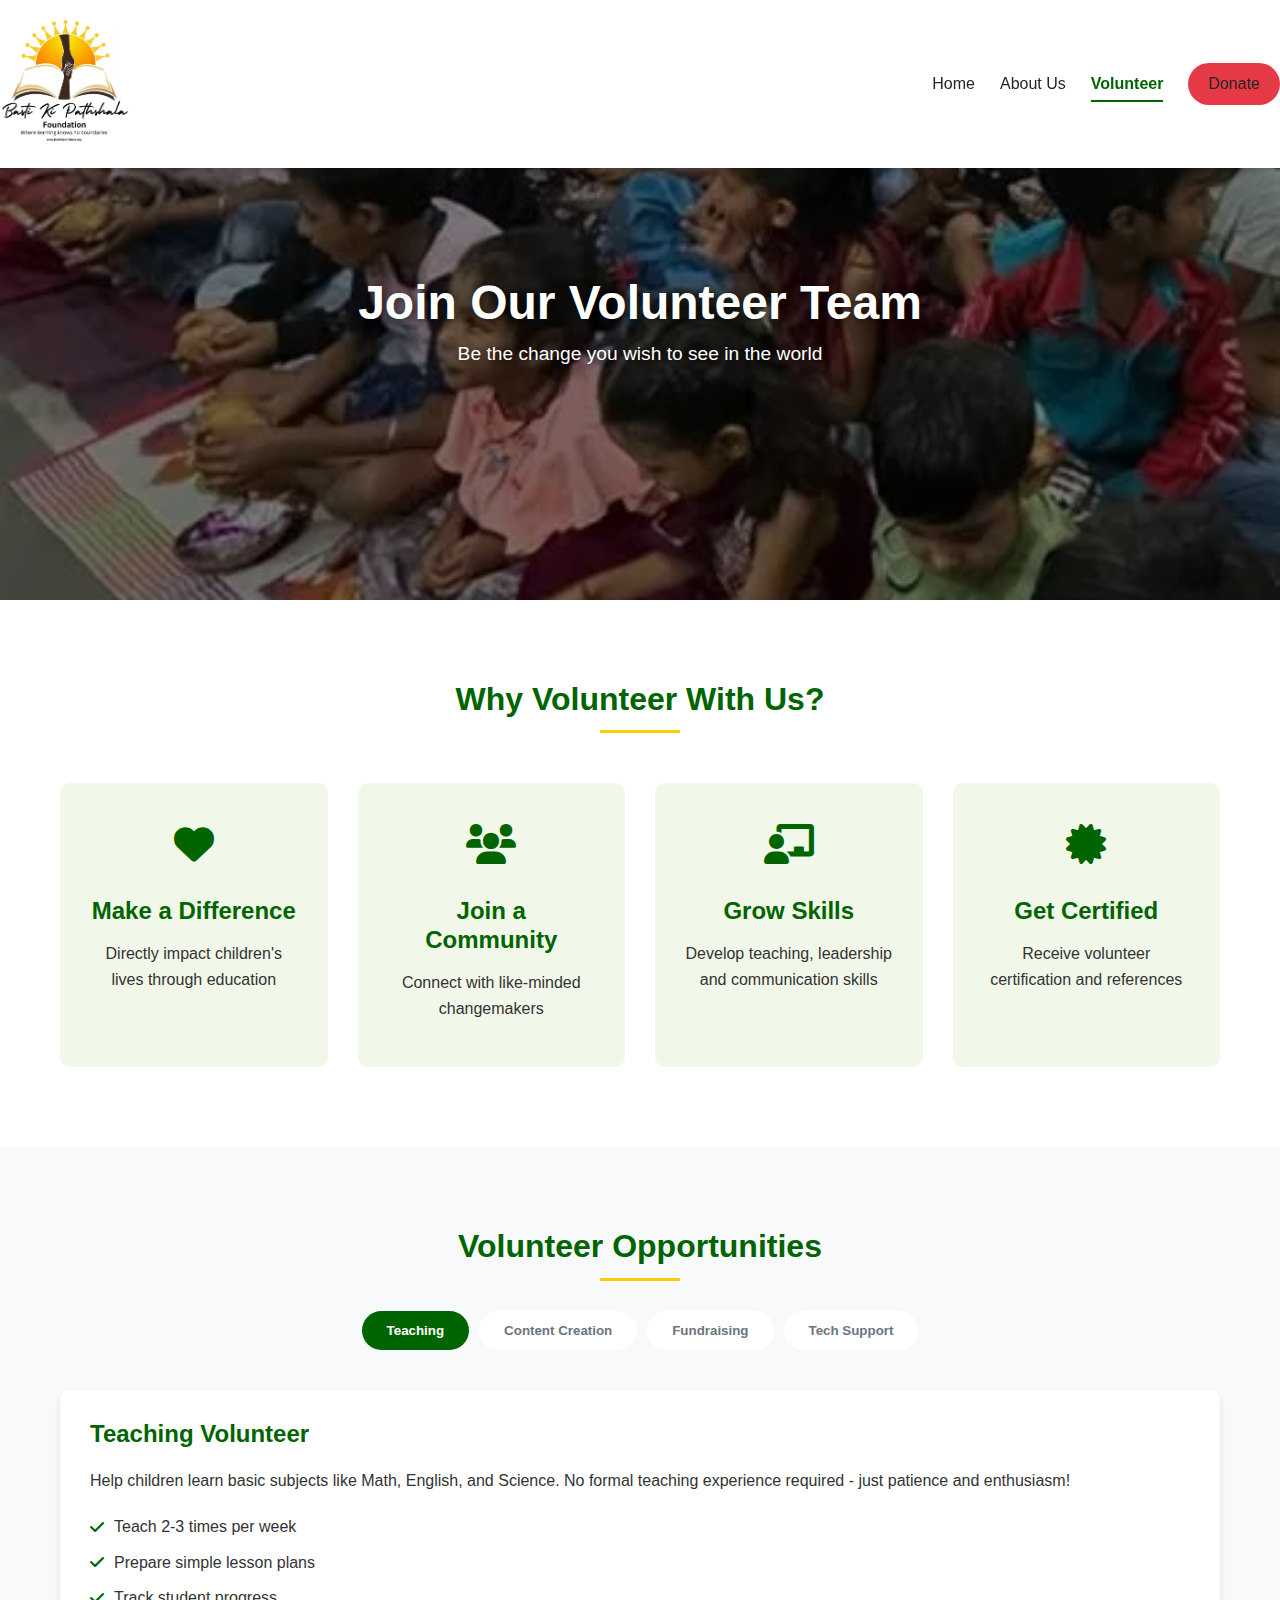
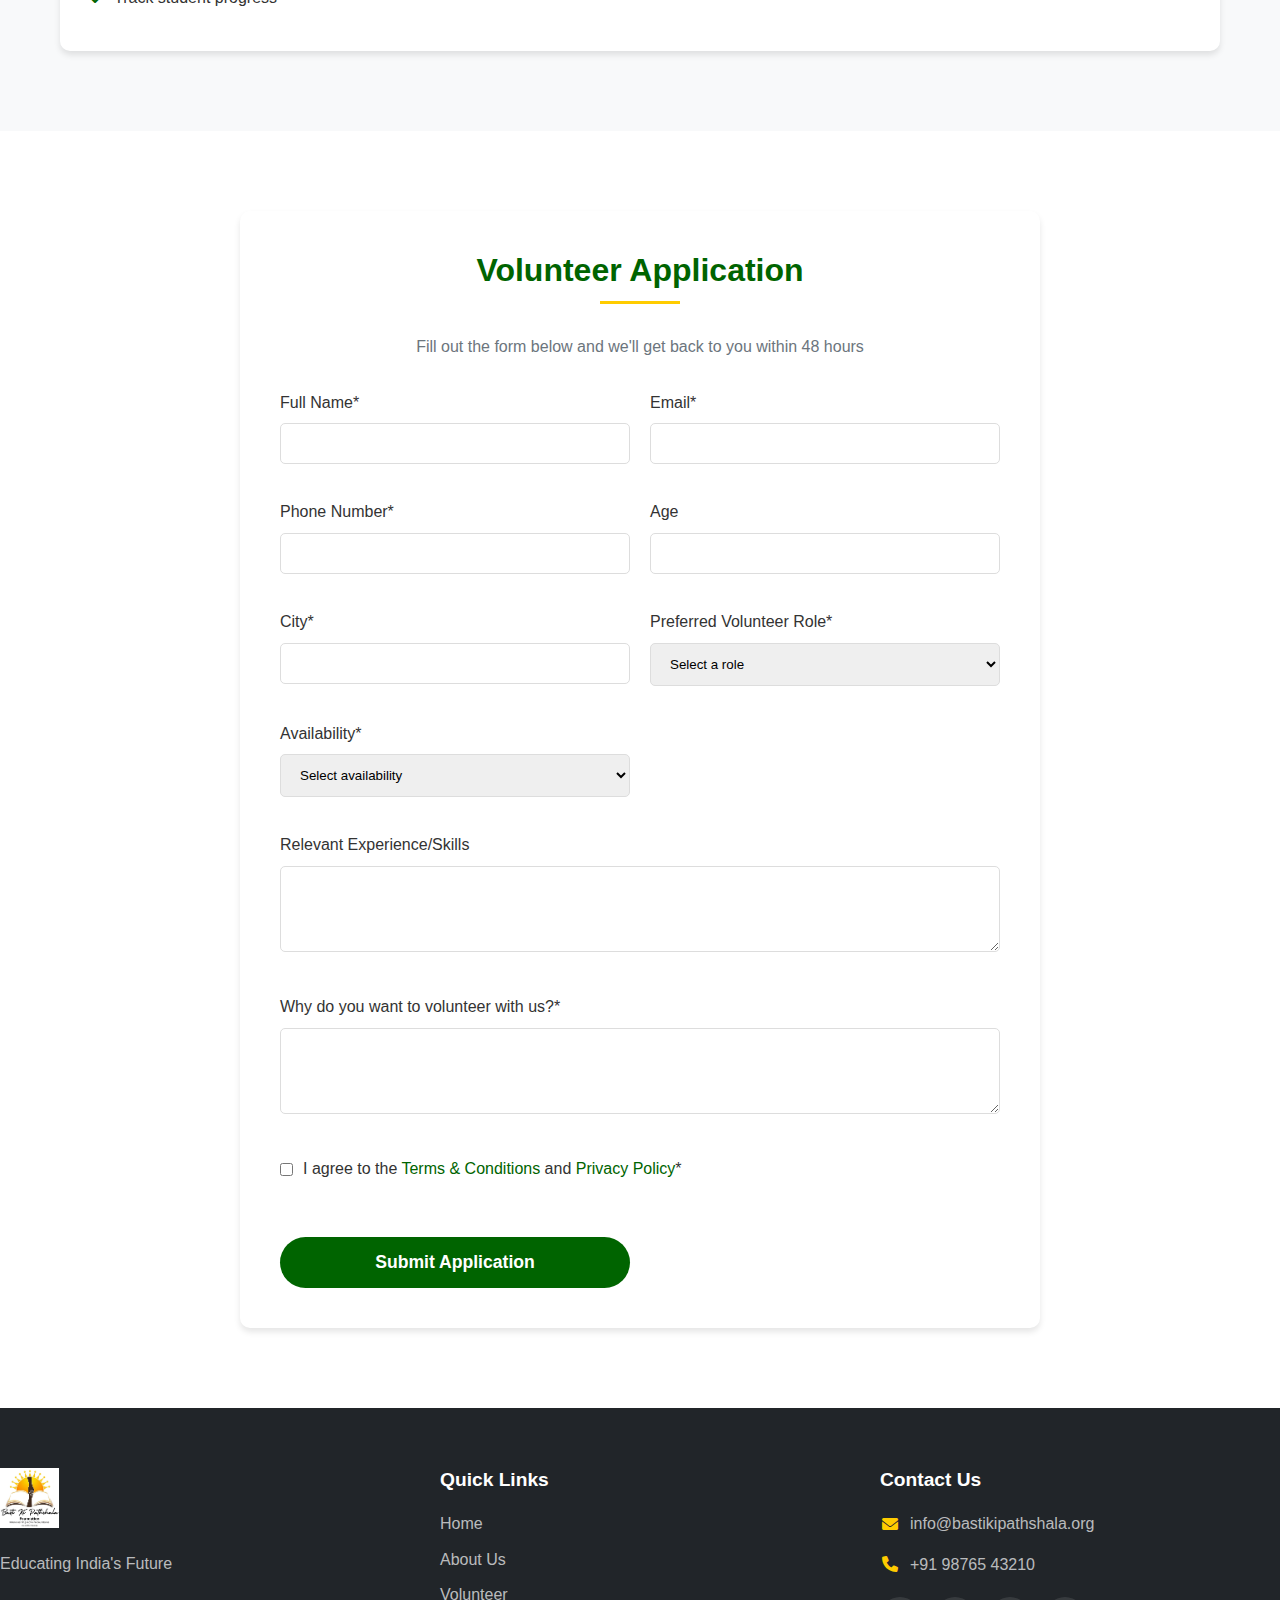
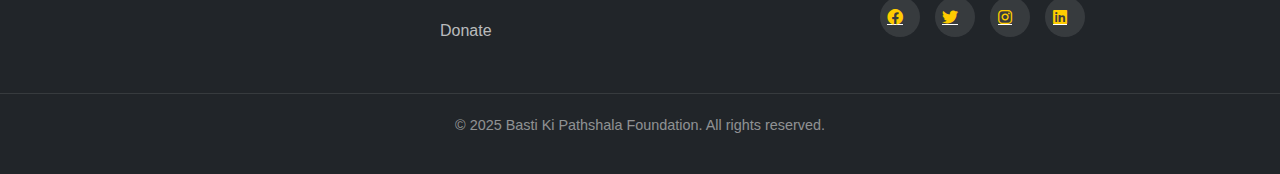
<file: volunteer.html>
<!DOCTYPE html>
<html lang="en">
<head>
  <meta charset="UTF-8">
  <meta name="viewport" content="width=device-width, initial-scale=1.0">
  <title>Volunteer – Basti Ki Pathshala</title>
  <link rel="stylesheet" href="css/style.css">
  <link rel="stylesheet" href="https://cdnjs.cloudflare.com/ajax/libs/font-awesome/6.0.0/css/all.min.css">
</head>
<body class="volunteer">
  <!-- HEADER -->
  <header class="main-header">
    <div class="header-container">
      <div class="logo">
        <img src="assets/Basti-Ki-Pathshala-Official-Logo.jpg" alt="Basti Ki Pathshala Logo" class="logo-img">
      </div>
      <button class="mobile-menu-toggle" aria-label="Toggle menu">
        <i class="fas fa-bars"></i>
      </button>
      <nav class="main-nav">
        <a href="index.html">Home</a>
        <a href="about.html">About Us</a>
        <a href="volunteer.html" class="active">Volunteer</a>
        <a href="#" class="donate-btn">Donate</a>
      </nav>
    </div>
  </header>

  <!-- VOLUNTEER HERO -->
  <section class="page-hero">
    <div class="hero-overlay"></div>
    <div class="container">
      <h1>Join Our Volunteer Team</h1>
      <p>Be the change you wish to see in the world</p>
    </div>
  </section>

  <!-- VOLUNTEER INFO -->
  <section class="volunteer-info">
    <div class="container">
      <h2 class="section-title">Why Volunteer With Us?</h2>
      <div class="benefits-grid">
        <div class="benefit-card">
          <div class="benefit-icon">
            <i class="fas fa-heart"></i>
          </div>
          <h3>Make a Difference</h3>
          <p>Directly impact children's lives through education</p>
        </div>
        <div class="benefit-card">
          <div class="benefit-icon">
            <i class="fas fa-users"></i>
          </div>
          <h3>Join a Community</h3>
          <p>Connect with like-minded changemakers</p>
        </div>
        <div class="benefit-card">
          <div class="benefit-icon">
            <i class="fas fa-chalkboard-teacher"></i>
          </div>
          <h3>Grow Skills</h3>
          <p>Develop teaching, leadership and communication skills</p>
        </div>
        <div class="benefit-card">
          <div class="benefit-icon">
            <i class="fas fa-certificate"></i>
          </div>
          <h3>Get Certified</h3>
          <p>Receive volunteer certification and references</p>
        </div>
      </div>
    </div>
  </section>

  <!-- VOLUNTEER ROLES -->
  <section class="volunteer-roles">
    <div class="container">
      <h2 class="section-title">Volunteer Opportunities</h2>
      <div class="roles-tabs">
        <button class="tab-btn active" data-tab="teaching">Teaching</button>
        <button class="tab-btn" data-tab="content">Content Creation</button>
        <button class="tab-btn" data-tab="fundraising">Fundraising</button>
        <button class="tab-btn" data-tab="tech">Tech Support</button>
      </div>
      
      <div class="tab-content active" id="teaching">
        <div class="role-details">
          <h3>Teaching Volunteer</h3>
          <p>Help children learn basic subjects like Math, English, and Science. No formal teaching experience required - just patience and enthusiasm!</p>
          <ul class="role-responsibilities">
            <li><i class="fas fa-check"></i> Teach 2-3 times per week</li>
            <li><i class="fas fa-check"></i> Prepare simple lesson plans</li>
            <li><i class="fas fa-check"></i> Track student progress</li>
          </ul>
        </div>
      </div>
      
      <div class="tab-content" id="content">
        <div class="role-details">
          <h3>Content Creator</h3>
          <p>Develop educational materials, worksheets, and learning resources for our students.</p>
          <ul class="role-responsibilities">
            <li><i class="fas fa-check"></i> Create engaging learning materials</li>
            <li><i class="fas fa-check"></i> Adapt content for different age groups</li>
            <li><i class="fas fa-check"></i> Help with translations (if bilingual)</li>
          </ul>
        </div>
      </div>
      
      <div class="tab-content" id="fundraising">
        <div class="role-details">
          <h3>Fundraising Volunteer</h3>
          <p>Help us secure resources to expand our programs and reach more children.</p>
          <ul class="role-responsibilities">
            <li><i class="fas fa-check"></i> Organize fundraising events</li>
            <li><i class="fas fa-check"></i> Reach out to potential donors</li>
            <li><i class="fas fa-check"></i> Manage crowdfunding campaigns</li>
          </ul>
        </div>
      </div>
      
      <div class="tab-content" id="tech">
        <div class="role-details">
          <h3>Tech Support Volunteer</h3>
          <p>Help us with website maintenance, digital tools, and implementing tech solutions.</p>
          <ul class="role-responsibilities">
            <li><i class="fas fa-check"></i> Website updates and maintenance</li>
            <li><i class="fas fa-check"></i> Help implement digital learning tools</li>
            <li><i class="fas fa-check"></i> Tech support for online classes</li>
          </ul>
        </div>
      </div>
    </div>
  </section>

  <!-- VOLUNTEER FORM -->
  <section class="volunteer-form-section">
    <div class="container">
      <div class="form-container">
        <h2 class="section-title">Volunteer Application</h2>
        <p class="form-subtitle">Fill out the form below and we'll get back to you within 48 hours</p>
        
        <form id="volunteerForm" class="volunteer-form">
          <div class="form-group">
            <label for="name">Full Name*</label>
            <input type="text" id="name" name="name" required>
          </div>
          
          <div class="form-group">
            <label for="email">Email*</label>
            <input type="email" id="email" name="email" required>
          </div>
          
          <div class="form-group">
            <label for="phone">Phone Number*</label>
            <input type="tel" id="phone" name="phone" required>
          </div>
          
          <div class="form-group">
            <label for="age">Age</label>
            <input type="number" id="age" name="age" min="16">
          </div>
          
          <div class="form-group">
            <label for="location">City*</label>
            <input type="text" id="location" name="location" required>
          </div>
          
          <div class="form-group">
            <label for="role">Preferred Volunteer Role*</label>
            <select id="role" name="role" required>
              <option value="">Select a role</option>
              <option value="teaching">Teaching</option>
              <option value="content">Content Creation</option>
              <option value="fundraising">Fundraising</option>
              <option value="tech">Tech Support</option>
              <option value="other">Other</option>
            </select>
          </div>
          
          <div class="form-group">
            <label for="availability">Availability*</label>
            <select id="availability" name="availability" required>
              <option value="">Select availability</option>
              <option value="weekdays">Weekdays</option>
              <option value="weekends">Weekends</option>
              <option value="both">Both</option>
              <option value="flexible">Flexible</option>
            </select>
          </div>
          
          <div class="form-group full-width">
            <label for="experience">Relevant Experience/Skills</label>
            <textarea id="experience" name="experience" rows="4"></textarea>
          </div>
          
          <div class="form-group full-width">
            <label for="motivation">Why do you want to volunteer with us?*</label>
            <textarea id="motivation" name="motivation" rows="4" required></textarea>
          </div>
          
          <div class="form-group full-width checkbox-group">
            <input type="checkbox" id="agree" name="agree" required>
            <label for="agree">I agree to the <a href="#">Terms & Conditions</a> and <a href="#">Privacy Policy</a>*</label>
          </div>
          
          <button type="submit" class="submit-btn">Submit Application</button>
        </form>
      </div>
    </div>
  </section>

  <!-- FOOTER -->
  <footer class="main-footer">
    <div class="footer-container">
      <div class="footer-logo">
        <img src="assets/Basti-Ki-Pathshala-Official-Logo.jpg" alt="Basti Ki Pathshala Logo">
        <p>Educating India's Future</p>
      </div>
      
      <div class="footer-links">
        <h3>Quick Links</h3>
        <ul>
          <li><a href="index.html">Home</a></li>
          <li><a href="about.html">About Us</a></li>
          <li><a href="volunteer.html">Volunteer</a></li>
          <li><a href="#">Donate</a></li>
        </ul>
      </div>
      
      <div class="footer-contact">
        <h3>Contact Us</h3>
        <p><i class="fas fa-envelope"></i> info@bastikipathshala.org</p>
        <p><i class="fas fa-phone"></i> +91 98765 43210</p>
        <div class="social-icons">
          <a href="#"><i class="fab fa-facebook"></i></a>
          <a href="#"><i class="fab fa-twitter"></i></a>
          <a href="#"><i class="fab fa-instagram"></i></a>
          <a href="#"><i class="fab fa-linkedin"></i></a>
        </div>
      </div>
    </div>
    
    <div class="footer-bottom">
      <p>&copy; 2025 Basti Ki Pathshala Foundation. All rights reserved.</p>
    </div>
  </footer>

  <script src="js/main.js"></script>
</body>
</html>
</file>
<file: css/style.css>
/* GLOBAL STYLES */
:root {
  --primary-color: #006400; /* Dark green */
  --secondary-color: #ffcc00; /* Yellow */
  --accent-color: #e63946; /* Red */
  --light-color: #f8f9fa;
  --dark-color: #212529;
  --text-color: #333;
  --text-light: #6c757d;
  --white: #ffffff;
  --shadow: 0 4px 6px rgba(0, 0, 0, 0.1);
  --transition: all 0.3s ease;
}

* {
  margin: 0;
  padding: 0;
  box-sizing: border-box;
}

html {
  scroll-behavior: smooth;
}

body {
  font-family: 'Poppins', sans-serif;
  line-height: 1.6;
  color: var(--text-color);
  background-color: var(--light-color);
  position: relative;
}

body.home {
  background: linear-gradient(rgba(0, 0, 0, 0.5), rgba(0, 0, 0, 0.5)), url('../assets/background-image.jpg') no-repeat center center/cover;
  background-attachment: fixed;
}

body.about {
  background: var(--light-color);
}

body.volunteer {
  background: var(--light-color);
}

.container {
  width: 100%;
  max-width: 1200px;
  margin: 0 auto;
  padding: 0 20px;
}

/* TYPOGRAPHY */
h1, h2, h3, h4 {
  font-weight: 700;
  line-height: 1.2;
  margin-bottom: 1rem;
}

h1 {
  font-size: 2.5rem;
}

h2 {
  font-size: 2rem;
}

h3 {
  font-size: 1.5rem;
}

p {
  margin-bottom: 1rem;
}

.section-title {
  text-align: center;
  color: var(--primary-color);
  position: relative;
  padding-bottom: 15px;
  margin-bottom: 30px;
}

.section-title::after {
  content: '';
  position: absolute;
  bottom: 0;
  left: 50%;
  transform: translateX(-50%);
  width: 80px;
  height: 3px;
  background: var(--secondary-color);
}

.section-subtitle {
  text-align: center;
  color: var(--text-light);
  margin-bottom: 2rem;
  font-size: 1.1rem;
}

/* BUTTONS */
.cta-button {
  display: inline-block;
  padding: 12px 30px;
  border-radius: 50px;
  font-weight: 600;
  text-decoration: none;
  transition: var(--transition);
  text-align: center;
  border: none;
  cursor: pointer;
}

.cta-button.primary {
  background-color: var(--secondary-color);
  color: var(--dark-color);
}

.cta-button.primary:hover {
  background-color: #e6b800;
  transform: translateY(-3px);
  box-shadow: var(--shadow);
}

.cta-button.secondary {
  background-color: transparent;
  color: var(--white);
  border: 2px solid var(--white);
}

.cta-button.secondary:hover {
  background-color: rgba(255, 255, 255, 0.1);
  transform: translateY(-3px);
  box-shadow: var(--shadow);
}

.donate-btn {
  background-color: var(--accent-color);
  color: white;
  padding: 8px 20px;
  border-radius: 50px;
  font-weight: 600;
  transition: var(--transition);
}

.donate-btn:hover {
  background-color: #c1121f;
  transform: translateY(-3px);
  box-shadow: var(--shadow);
}

.submit-btn {
  background-color: var(--primary-color);
  color: white;
  padding: 15px 40px;
  font-size: 1.1rem;
  border: none;
  border-radius: 50px;
  cursor: pointer;
  transition: var(--transition);
  width: 100%;
  font-weight: 600;
  margin-top: 20px;
}

.submit-btn:hover {
  background-color: #004d00;
  transform: translateY(-3px);
  box-shadow: var(--shadow);
}

/* HEADER */
.main-header {
  background-color: var(--white);
  box-shadow: var(--shadow);
  position: fixed;
  width: 100%;
  top: 0;
  z-index: 1000;
  transition: var(--transition);
}

.header-container {
  display: flex;
  justify-content: space-between;
  align-items: center;
  padding: 15px 0;
}

.logo-img {
  height: 130px;
  width: auto;
  transition: var(--transition);
}

.main-nav {
  display: flex;
  align-items: center;
  gap: 25px;
}

.main-nav a {
  color: var(--dark-color);
  text-decoration: none;
  font-weight: 500;
  transition: var(--transition);
  position: relative;
}

.main-nav a:hover {
  color: var(--primary-color);
}

.main-nav a.active {
  color: var(--primary-color);
  font-weight: 600;
}

.main-nav a.active::after {
  content: '';
  position: absolute;
  bottom: -5px;
  left: 0;
  width: 100%;
  height: 2px;
  background-color: var(--primary-color);
}

.mobile-menu-toggle {
  display: none;
  background: none;
  border: none;
  font-size: 1.5rem;
  color: var(--dark-color);
  cursor: pointer;
}

/* HERO SECTION */
.hero {
  height: 90vh;
  min-height: 600px;
  display: flex;
  align-items: center;
  justify-content: center;
  text-align: center;
  color: var(--white);
  position: relative;
  margin-top: 60px;
}

.hero-overlay {
  position: absolute;
  top: 0;
  left: 0;
  width: 100%;
  height: 100%;
  background: rgba(0, 0, 0, 0.5);
}

.hero-content {
  position: relative;
  z-index: 1;
  max-width: 800px;
  padding: 0 20px;
}

.hero h1 {
  font-size: 3rem;
  margin-bottom: 1.5rem;
  text-shadow: 2px 2px 4px rgba(0, 0, 0, 0.5);
}

.hero .subtitle {
  font-size: 1.3rem;
  margin-bottom: 2rem;
  text-shadow: 1px 1px 2px rgba(0, 0, 0, 0.5);
}

.hero-buttons {
  display: flex;
  gap: 20px;
  justify-content: center;
  flex-wrap: wrap;
}

.emoji {
  font-style: normal;
}

/* PAGE HERO (for other pages) */
.page-hero {
  height: 60vh;
  min-height: 400px;
  display: flex;
  align-items: center;
  justify-content: center;
  text-align: center;
  color: var(--black);
  position: relative;
  margin-top: 60px;
}

.page-hero h1 {
  font-size: 2.5rem;
  margin-bottom: 1rem;
}

.page-hero p {
  font-size: 1.2rem;
}

/* IMPACT SECTION */
.impact-section {
  padding: 80px 0;
  background-color: var(--white);
}

.impact-cards {
  display: grid;
  grid-template-columns: repeat(auto-fit, minmax(250px, 1fr));
  gap: 30px;
  margin-top: 50px;
}

.impact-card {
  background: var(--white);
  border-radius: 10px;
  padding: 30px 20px;
  text-align: center;
  box-shadow: var(--shadow);
  transition: var(--transition);
  border-top: 5px solid var(--primary-color);
}

.impact-card:hover {
  transform: translateY(-10px);
  box-shadow: 0 10px 20px rgba(0, 0, 0, 0.1);
}

.impact-icon {
  font-size: 2.5rem;
  color: var(--primary-color);
  margin-bottom: 20px;
}

.impact-number {
  font-size: 2.5rem;
  color: var(--primary-color);
  margin: 15px 0;
}

.impact-text {
  color: var(--text-light);
}

/* TESTIMONIALS */
.testimonials {
  padding: 80px 0;
  background-color: #f1f8e9;
}

.testimonial-slider {
  max-width: 800px;
  margin: 0 auto;
  position: relative;
}

.testimonial {
  background: var(--white);
  padding: 30px;
  border-radius: 10px;
  box-shadow: var(--shadow);
  display: none;
}

.testimonial.active {
  display: block;
}

.testimonial-content {
  position: relative;
}

.testimonial-content p {
  font-size: 1.1rem;
  font-style: italic;
  margin-bottom: 30px;
  position: relative;
}

.testimonial-content p::before,
.testimonial-content p::after {
  content: '"';
  font-size: 3rem;
  color: var(--secondary-color);
  opacity: 0.3;
  position: absolute;
}

.testimonial-content p::before {
  top: -20px;
  left: -10px;
}

.testimonial-content p::after {
  bottom: -40px;
  right: -10px;
}

.testimonial-author {
  display: flex;
  align-items: center;
}

.author-img {
  width: 60px;
  height: 60px;
  border-radius: 50%;
  object-fit: cover;
  margin-right: 15px;
  border: 3px solid var(--secondary-color);
}

.testimonial-author h4 {
  margin-bottom: 5px;
  color: var(--primary-color);
}

.testimonial-author p {
  color: var(--text-light);
  margin: 0;
  font-size: 0.9rem;
}

/* CTA SECTION */
.cta-section {
  padding: 80px 0;
  text-align: center;
  background: linear-gradient(135deg, var(--primary-color), #004d00);
  color: var(--white);
}

.cta-section h2 {
  font-size: 2.2rem;
  margin-bottom: 1rem;
}

.cta-section p {
  font-size: 1.2rem;
  max-width: 700px;
  margin: 0 auto 2rem;
}

.cta-buttons {
  display: flex;
  gap: 20px;
  justify-content: center;
  flex-wrap: wrap;
}

/* ABOUT PAGE STYLES */
.about-content {
  padding: 80px 0;
}

.about-section {
  display: flex;
  align-items: center;
  gap: 50px;
  margin-bottom: 80px;
}

.about-section.reverse {
  flex-direction: row-reverse;
}

.about-text {
  flex: 1;
}

.about-image {
  flex: 1;
  border-radius: 10px;
  overflow: hidden;
  box-shadow: var(--shadow);
}

.about-image img {
  width: 100%;
  height: auto;
  display: block;
  transition: var(--transition);
}

.about-image:hover img {
  transform: scale(1.05);
}

.approach-list {
  list-style: none;
}

.approach-list li {
  margin-bottom: 10px;
  display: flex;
  align-items: center;
}

.approach-list i {
  color: var(--primary-color);
  margin-right: 10px;
  font-size: 1.1rem;
}

/* STATS SECTION */
.stats-section {
  padding: 60px 0;
  background: linear-gradient(135deg, var(--primary-color), #004d00);
  color: white;
}

.stats-grid {
  display: grid;
  grid-template-columns: repeat(auto-fit, minmax(200px, 1fr));
  gap: 30px;
  text-align: center;
}

.stat-item {
  padding: 30px 20px;
}

.stat-number {
  font-size: 3rem;
  font-weight: 700;
  margin-bottom: 10px;
}

.stat-label {
  font-size: 1.1rem;
  opacity: 0.9;
}

/* TEAM SECTION */
.team-section {
  padding: 80px 0;
  background-color: #f1f8e9;
}

.team-grid {
  display: flex;
  justify-content: center;
  gap: 40px;
  flex-wrap: wrap;
  margin-top: 50px;
}

.team-member {
  background: var(--white);
  border-radius: 10px;
  padding: 30px;
  text-align: center;
  box-shadow: var(--shadow);
  transition: var(--transition);
  max-width: 300px;
}

.team-member:hover {
  transform: translateY(-10px);
  box-shadow: 0 15px 30px rgba(0, 0, 0, 0.1);
}

.team-member img {
  width: 150px;
  height: 150px;
  border-radius: 50%;
  object-fit: cover;
  margin: 0 auto 20px;
  border: 5px solid var(--secondary-color);
}

.team-member h3 {
  color: var(--primary-color);
}

.team-member p {
  color: var(--text-light);
  font-size: 0.9rem;
}

/* VOLUNTEER PAGE STYLES */
.volunteer-info {
  padding: 80px 0;
  background-color: var(--white);
}

.benefits-grid {
  display: grid;
  grid-template-columns: repeat(auto-fit, minmax(250px, 1fr));
  gap: 30px;
  margin-top: 50px;
}

.benefit-card {
  background: #f1f8e9;
  border-radius: 10px;
  padding: 30px;
  text-align: center;
  transition: var(--transition);
}

.benefit-card:hover {
  transform: translateY(-5px);
  box-shadow: var(--shadow);
}

.benefit-icon {
  font-size: 2.5rem;
  color: var(--primary-color);
  margin-bottom: 20px;
}

.benefit-card h3 {
  margin-bottom: 15px;
  color: var(--primary-color);
}

.volunteer-roles {
  padding: 80px 0;
  background-color: #f8f9fa;
}

.roles-tabs {
  display: flex;
  justify-content: center;
  flex-wrap: wrap;
  gap: 10px;
  margin-bottom: 40px;
}

.tab-btn {
  padding: 12px 25px;
  background: var(--white);
  border: none;
  border-radius: 50px;
  font-weight: 600;
  cursor: pointer;
  transition: var(--transition);
  color: var(--text-light);
}

.tab-btn.active {
  background: var(--primary-color);
  color: white;
}

.tab-btn:hover:not(.active) {
  background: #e9ecef;
}

.tab-content {
  display: none;
  background: var(--white);
  padding: 30px;
  border-radius: 10px;
  box-shadow: var(--shadow);
}

.tab-content.active {
  display: block;
}

.role-details h3 {
  color: var(--primary-color);
  margin-bottom: 20px;
}

.role-details p {
  margin-bottom: 20px;
}

.role-responsibilities {
  list-style: none;
}

.role-responsibilities li {
  margin-bottom: 10px;
  display: flex;
  align-items: center;
}

.role-responsibilities i {
  color: var(--primary-color);
  margin-right: 10px;
}

.volunteer-form-section {
  padding: 80px 0;
  background-color: var(--white);
}

.form-container {
  max-width: 800px;
  margin: 0 auto;
  background: var(--white);
  padding: 40px;
  border-radius: 10px;
  box-shadow: var(--shadow);
}

.form-subtitle {
  text-align: center;
  margin-bottom: 30px;
  color: var(--text-light);
}

.volunteer-form {
  display: grid;
  grid-template-columns: repeat(auto-fit, minmax(300px, 1fr));
  gap: 20px;
}

.form-group {
  margin-bottom: 15px;
}

.form-group label {
  display: block;
  margin-bottom: 8px;
  font-weight: 500;
}

.form-group input,
.form-group select,
.form-group textarea {
  width: 100%;
  padding: 12px 15px;
  border: 1px solid #ddd;
  border-radius: 5px;
  font-family: 'Poppins', sans-serif;
  transition: var(--transition);
}

.form-group input:focus,
.form-group select:focus,
.form-group textarea:focus {
  outline: none;
  border-color: var(--primary-color);
  box-shadow: 0 0 0 3px rgba(0, 100, 0, 0.1);
}

.form-group.full-width {
  grid-column: 1 / -1;
}

.checkbox-group {
  display: flex;
  align-items: center;
}

.checkbox-group input {
  width: auto;
  margin-right: 10px;
}

.checkbox-group label {
  margin-bottom: 0;
  font-weight: normal;
}

.checkbox-group a {
  color: var(--primary-color);
  text-decoration: none;
}

.checkbox-group a:hover {
  text-decoration: underline;
}

/* FOOTER */
.main-footer {
  background-color: var(--dark-color);
  color: var(--white);
  padding: 60px 0 0;
}

.footer-container {
  display: grid;
  grid-template-columns: repeat(auto-fit, minmax(250px, 1fr));
  gap: 40px;
  margin-bottom: 40px;
}

.footer-logo img {
  height: 60px;
  margin-bottom: 15px;
}

.footer-logo p {
  color: rgba(255, 255, 255, 0.7);
}

.footer-links h3,
.footer-contact h3 {
  color: var(--white);
  margin-bottom: 20px;
  font-size: 1.2rem;
}

.footer-links ul {
  list-style: none;
}

.footer-links li {
  margin-bottom: 10px;
}

.footer-links a {
  color: rgba(255, 255, 255, 0.7);
  text-decoration: none;
  transition: var(--transition);
}

.footer-links a:hover {
  color: var(--white);
  padding-left: 5px;
}

.footer-contact p {
  color: rgba(255, 255, 255, 0.7);
  margin-bottom: 15px;
  display: flex;
  align-items: center;
}

.footer-contact i {
  margin-right: 10px;
  color: var(--secondary-color);
  width: 20px;
  text-align: center;
}

.social-icons {
  display: flex;
  gap: 15px;
  margin-top: 20px;
}

.social-icons a {
  color: var(--white);
  background: rgba(255, 255, 255, 0.1);
  width: 40px;
  height: 40px;
  border-radius: 50%;
  display: flex;
  align-items: center;
  justify-content: center;
  transition: var(--transition);
}

.social-icons a:hover {
  background: var(--secondary-color);
  color: var(--dark-color);
  transform: translateY(-3px);
}

.footer-bottom {
  text-align: center;
  padding: 20px 0;
  border-top: 1px solid rgba(255, 255, 255, 0.1);
  color: rgba(255, 255, 255, 0.5);
  font-size: 0.9rem;
}

/* RESPONSIVE DESIGN */
@media (max-width: 992px) {
  .hero h1 {
    font-size: 2.5rem;
  }
  
  .about-section {
    flex-direction: column;
    gap: 30px;
  }
  
  .about-section.reverse {
    flex-direction: column;
  }
  
  .about-image {
    width: 100%;
  }
}

@media (max-width: 768px) {
  .mobile-menu-toggle {
    display: block;
  }
  
  .main-nav {
    position: fixed;
    top: 80px;
    left: -100%;
    width: 100%;
    background: var(--white);
    flex-direction: column;
    align-items: center;
    padding: 20px 0;
    box-shadow: var(--shadow);
    transition: var(--transition);
    z-index: 999;
  }
  
  .main-nav.active {
    left: 0;
  }
  
  .hero h1 {
    font-size: 2rem;
  }
  
  .hero .subtitle {
    font-size: 1.1rem;
  }
  
  .hero-buttons {
    flex-direction: column;
    align-items: center;
  }
  
  .cta-button {
    width: 100%;
    max-width: 250px;
  }
  
  .footer-container {
    grid-template-columns: 1fr;
    text-align: center;
  }
  
  .footer-links ul {
    display: flex;
    flex-direction: column;
    align-items: center;
  }
  
  .social-icons {
    justify-content: center;
  }
}

@media (max-width: 576px) {
  .hero h1 {
    font-size: 1.8rem;
  }
  
  .section-title {
    font-size: 1.5rem;
  }
  
  .volunteer-form {
    grid-template-columns: 1fr;
  }
}


.hero-section {
  background: linear-gradient(rgba(0,0,0,0.6), rgba(0,0,0,0.6)), 
              url('../assets/background\ image.jpg') no-repeat center center/cover;
  color: white;
  padding: 6rem 2rem;
  text-align: center;
  display: flex;
  justify-content: center;
  align-items: center;
  min-height: 80vh;
}

.hero-content {
  max-width: 800px;
}

.hero-content h1 {
  font-size: 3rem;
  margin-bottom: 1rem;
  font-weight: bold;
  text-shadow: 2px 2px 5px rgba(0,0,0,0.5);
}

.hero-content p {
  font-size: 1.3rem;
  margin-bottom: 2rem;
}

.hero-buttons {
  display: flex;
  justify-content: center;
  gap: 1rem;
  flex-wrap: wrap;
}

.btn-yellow {
  background-color: #ffcc00;
  color: black;
  padding: 0.8rem 1.6rem;
  border-radius: 40px;
  font-weight: 600;
  text-decoration: none;
}

.btn-yellow:hover {
  background-color: #e6b800;
}

.btn-outline {
  border: 2px solid white;
  padding: 0.8rem 1.6rem;
  border-radius: 40px;
  color: white;
  font-weight: 600;
  text-decoration: none;
}

.btn-outline:hover {
  background-color: white;
  color: black;
}
.page-hero {
  position: relative;
  background: url('../assets/about\ back') no-repeat center center/cover;
  min-height: 60vh;
  display: flex;
  justify-content: center;
  align-items: center;
  text-align: center;
  color: white;
  padding: 4rem 2rem;
}

.page-hero .hero-overlay {
  position: absolute;
  top: 0;
  left: 0;
  width: 100%;
  height: 100%;
  background: rgba(0, 0, 0, 0.5); /* dark overlay */
  z-index: 1;
}

.page-hero .container {
  position: relative;
  z-index: 2;
}

.page-hero h1 {
  font-size: 3rem;
  margin-bottom: 0.5rem;
  font-weight: bold;
  text-shadow: 2px 2px 8px rgba(0,0,0,0.6);
}

.page-hero p {
  font-size: 1.2rem;
  text-shadow: 1px 1px 5px rgba(0,0,0,0.5);
}
</file>
